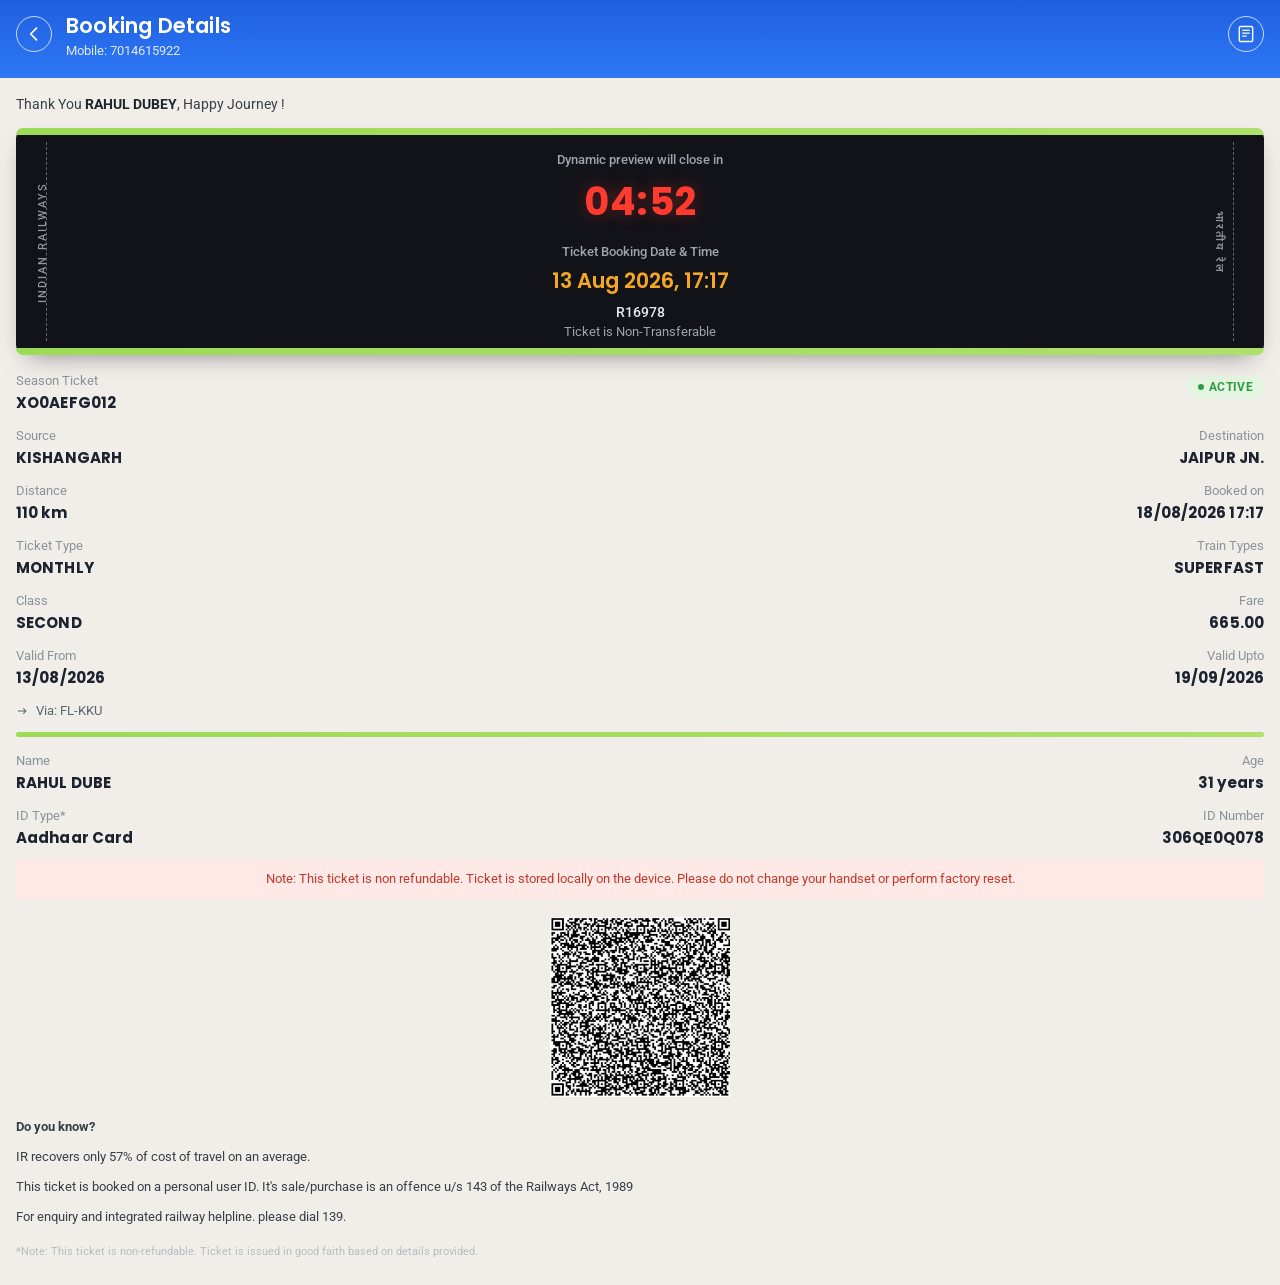
<file: train/index.html>
<!DOCTYPE html>
<html lang="en">
<head>
<meta charset="UTF-8">
<meta name="viewport" content="width=device-width, initial-scale=1.0">
<title>Booking Details — Indian Railways</title>
<link rel="preconnect" href="https://fonts.googleapis.com">
<link rel="preconnect" href="https://fonts.gstatic.com" crossorigin>
<link href="https://fonts.googleapis.com/css2?family=Poppins:wght@400;500;600;700&family=Roboto:wght@400;500;700&family=Noto+Sans+Devanagari:wght@500;600&display=swap" rel="stylesheet">
<link rel="stylesheet" href="style.css">
</head>
<body>

  <!-- App header -->
  <header class="app-header">
    <button class="icon-btn" aria-label="Go back">
      <svg viewBox="0 0 24 24" width="20" height="20"><path d="M15 5l-7 7 7 7" stroke="#fff" stroke-width="2.1" fill="none" stroke-linecap="round" stroke-linejoin="round"/></svg>
    </button>
    <div class="header-text">
      <h1>Booking Details</h1>
      <p>Mobile: 7014615922</p>
    </div>
    <button class="icon-btn" aria-label="Ticket list">
      <svg viewBox="0 0 24 24" width="20" height="20"><rect x="4" y="3" width="16" height="18" rx="1.5" fill="none" stroke="#fff" stroke-width="1.7"/><line x1="7.5" y1="7.5" x2="16.5" y2="7.5" stroke="#fff" stroke-width="1.5"/><line x1="7.5" y1="11" x2="16.5" y2="11" stroke="#fff" stroke-width="1.5"/><line x1="7.5" y1="14.5" x2="13" y2="14.5" stroke="#fff" stroke-width="1.5"/></svg>
    </button>
  </header>

  <!-- Scrollable content -->
  <main class="content">
    <p class="thankyou">Thank You <strong>RAHUL DUBEY</strong>, Happy Journey !</p>

    <!-- Ticket stub -->
    <section class="ticket" aria-label="E-ticket preview">
      <span class="tear tear-left" aria-hidden="true"></span>
      <span class="tear tear-right" aria-hidden="true"></span>
      <span class="side-text side-left">INDIAN RAILWAYS</span>
      <span class="side-text side-right">भारतीय रेल</span>

      <div class="ticket-inner">
        <p class="ticket-label">Dynamic preview will close in</p>
        <p class="countdown" id="countdown">04:53</p>
        <p class="ticket-label">Ticket Booking Date &amp; Time</p>
        <p class="booking-datetime">13 Aug 2026, 17:17</p>
        <p class="pnr">R16978</p>
        <p class="non-transferable">Ticket is Non-Transferable</p>
      </div>
    </section>

    <!-- Details card -->
    <section class="details">
      <div class="row row-head">
        <div class="field">
          <span class="label">Season Ticket</span>
          <span class="value">XO0AEFG012</span>
        </div>
        <span class="badge"><i></i>ACTIVE</span>
      </div>

      <div class="grid">
        <div class="field">
          <span class="label">Source</span>
          <span class="value">KISHANGARH</span>
        </div>
        <div class="field align-right">
          <span class="label">Destination</span>
          <span class="value">JAIPUR JN.</span>
        </div>

        <div class="field">
          <span class="label">Distance</span>
          <span class="value">110 km</span>
        </div>
        <div class="field align-right">
          <span class="label">Booked on</span>
          <span class="value">18/08/2026 17:17</span>
        </div>

        <div class="field">
          <span class="label">Ticket Type</span>
          <span class="value">MONTHLY</span>
        </div>
        <div class="field align-right">
          <span class="label">Train Types</span>
          <span class="value">SUPERFAST</span>
        </div>

        <div class="field">
          <span class="label">Class</span>
          <span class="value">SECOND</span>
        </div>
        <div class="field align-right">
          <span class="label">Fare</span>
          <span class="value">665.00</span>
        </div>

        <div class="field">
          <span class="label">Valid From</span>
          <span class="value">13/08/2026</span>
        </div>
        <div class="field align-right">
          <span class="label">Valid Upto</span>
          <span class="value">19/09/2026</span>
        </div>
      </div>

      <div class="via">
        <svg viewBox="0 0 24 24" width="14" height="14"><path d="M4 12h13m0 0l-4-4m4 4l-4 4" stroke="#5b6470" stroke-width="1.8" fill="none" stroke-linecap="round" stroke-linejoin="round"/></svg>
        <span>Via: FL-KKU</span>
      </div>

      <div class="divider"></div>

      <div class="grid">
        <div class="field">
          <span class="label">Name</span>
          <span class="value">RAHUL DUBE</span>
        </div>
        <div class="field align-right">
          <span class="label">Age</span>
          <span class="value">31 years</span>
        </div>

        <div class="field">
          <span class="label">ID Type*</span>
          <span class="value">Aadhaar Card</span>
        </div>
        <div class="field align-right">
          <span class="label">ID Number</span>
          <span class="value">306QE0Q078</span>
        </div>
      </div>

      <div class="note-red">
        Note: This ticket is non refundable. Ticket is stored locally on the device. Please do not change your handset or perform factory reset.
      </div>

      <div class="qr-wrap">
        <img src="qr.png" alt="QR Code" class="qr-img" />
      </div>

      <div class="did-you-know">
        <p class="dyk-title">Do you know?</p>
        <p>IR recovers only 57% of cost of travel on an average.</p>
        <p>This ticket is booked on a personal user ID. It's sale/purchase is an offence u/s 143 of the Railways Act, 1989</p>
        <p>For enquiry and integrated railway helpline. please dial 139.</p>
      </div>

      <p class="footnote">*Note: This ticket is non-refundable. Ticket is issued in good faith based on details provided.</p>
    </section>
  </main>


<script src="script.js"></script>
</body>
</html>
</file>
<file: train/style.css>
:root{
  --blue-1: #1E5FE0;
  --blue-2: #2E78F5;
  --card-black: #121319;
  --green-accent: #AEE06B;
  --green-accent-2: #9CDB55;
  --bg-cream: #F1EEEA;
  --gray-label: #8D9299;
  --gray-label-dark: #7C828A;
  --value-dark: #1C222E;
  --red-timer: #FF3B30;
  --orange-date: #F5A623;
  --active-bg: #E4F5E1;
  --active-green: #2E9E44;
  --divider: #E2DFDA;
}

*{ box-sizing: border-box; margin: 0; padding: 0; }

body{
  min-height: 100vh;
  display: flex;
  flex-direction: column;
  background: var(--bg-cream);
  font-family: 'Roboto', -apple-system, sans-serif;
  padding: 0;
}

/* ============ STATUS BAR ============ */
.statusbar{ display: none; }

/* ============ APP HEADER ============ */
.app-header{
  background: linear-gradient(180deg, var(--blue-1), var(--blue-2));
  display: flex;
  align-items: center;
  gap: 14px;
  padding: 10px 16px 20px;
}
.icon-btn{
  width: 36px;
  height: 36px;
  border-radius: 50%;
  border: 1.6px solid rgba(255,255,255,.75);
  background: transparent;
  display: flex;
  align-items: center;
  justify-content: center;
  flex-shrink: 0;
  cursor: pointer;
}
.header-text{ flex: 1; min-width: 0; }
.header-text h1{
  color: #fff;
  font-family: 'Poppins', sans-serif;
  font-weight: 600;
  font-size: 21px;
  letter-spacing: .2px;
  margin-bottom: 2px;
}
.header-text p{
  color: rgba(255,255,255,.85);
  font-size: 12.5px;
  font-weight: 400;
}

/* ============ CONTENT ============ */
.content{
  flex: 1;
  background: var(--bg-cream);
  padding: 18px 16px 8px;
  overflow-y: auto;
}

.thankyou{
  font-size: 14px;
  color: #3a3f47;
  margin-bottom: 16px;
}
.thankyou strong{ font-weight: 700; color: #22262c; }

/* ============ TICKET STUB ============ */
.ticket{
  position: relative;
  background: var(--card-black);
  border-radius: 10px;
  padding-top: 10px;
  padding-bottom: 10px;
  margin-bottom: 18px;
  box-shadow: 0 10px 24px -12px rgba(0,0,0,.5);
}
.ticket::before,
.ticket::after{
  content: "";
  position: absolute;
  left: 0; right: 0;
  height: 7px;
  background: linear-gradient(90deg, var(--green-accent-2), var(--green-accent));
}
.ticket::before{ top: 0; border-radius: 10px 10px 0 0; }
.ticket::after{ bottom: 0; border-radius: 0 0 10px 10px; }

.tear{
  position: absolute;
  top: 14px; bottom: 14px;
  width: 0;
  border-left: 1.6px dashed rgba(255,255,255,.35);
}
.tear-left{ left: 30px; }
.tear-right{ right: 30px; }

.side-text{
  position: absolute;
  top: 50%;
  color: rgba(255,255,255,.55);
  font-size: 11px;
  letter-spacing: 2px;
  font-weight: 500;
  white-space: nowrap;
}
.side-left{
  left: 20px;
  writing-mode: vertical-rl;
  transform: translateY(-50%) rotate(180deg);
}
.side-right{
  right: 14px;
  font-family: 'Noto Sans Devanagari', 'Nirmala UI', 'Mangal', 'Kohinoor Devanagari', sans-serif;
  font-weight: 600;
  transform: translateY(-50%) rotate(90deg);
  transform-origin: center;
}

.ticket-inner{
  text-align: center;
  padding: 14px 42px 6px;
}
.ticket-label{
  color: #9EA3AC;
  font-size: 13px;
  font-weight: 500;
  margin-bottom: 6px;
}
.countdown{
  font-family: 'Poppins', sans-serif;
  color: var(--red-timer);
  font-size: 38px;
  font-weight: 700;
  letter-spacing: 1px;
  margin-bottom: 14px;
  text-shadow: 0 0 18px rgba(255,59,48,.35);
}
.booking-datetime{
  font-family: 'Poppins', sans-serif;
  color: var(--orange-date);
  font-size: 21px;
  font-weight: 600;
  margin-bottom: 8px;
}
.pnr{
  color: #E7E8EA;
  font-size: 13.5px;
  font-weight: 500;
  margin-bottom: 4px;
}
.non-transferable{
  color: #9EA3AC;
  font-size: 12.5px;
}

/* ============ DETAILS CARD ============ */
.details{
  background: var(--bg-cream);
}

.row-head{
  display: flex;
  align-items: flex-start;
  justify-content: space-between;
  margin-bottom: 14px;
}

.badge{
  display: inline-flex;
  align-items: center;
  gap: 5px;
  background: var(--active-bg);
  color: var(--active-green);
  font-size: 11.5px;
  font-weight: 700;
  letter-spacing: .3px;
  padding: 5px 11px;
  border-radius: 20px;
  margin-top: 2px;
}
.badge i{
  width: 6px; height: 6px;
  background: var(--active-green);
  border-radius: 50%;
  display: inline-block;
}

.grid{
  display: grid;
  grid-template-columns: 1fr 1fr;
  row-gap: 14px;
  column-gap: 10px;
  margin-bottom: 8px;
}

.field{
  display: flex;
  flex-direction: column;
  gap: 3px;
}
.field.align-right{ align-items: flex-end; text-align: right; }

.label{
  color: var(--gray-label);
  font-size: 12.5px;
  font-weight: 400;
}
.value{
  color: var(--value-dark);
  font-size: 15px;
  font-weight: 700;
  font-family: 'Poppins', sans-serif;
  letter-spacing: .1px;
}

.via{
  display: flex;
  align-items: center;
  gap: 6px;
  color: #5b6470;
  font-size: 13px;
  padding: 6px 0 14px;
}

.divider{
  height: 5px;
  background: linear-gradient(90deg, var(--green-accent-2), var(--green-accent));
  border-radius: 4px;
  margin-bottom: 16px;
}

.note-red{
  background: #FEE9E7;
  color: #C0392B;
  font-size: 12.5px;
  line-height: 1.6;
  text-align: center;
  padding: 10px 14px;
  border-radius: 6px;
  margin: 10px 0 18px;
}

.qr-wrap{
  display: flex;
  justify-content: center;
  margin: 4px 0 20px;
}
.qr-img{
  width: 180px;
  height: 180px;
  display: block;
}

.did-you-know{
  padding: 0 0 10px;
  display: flex;
  flex-direction: column;
  gap: 10px;
}
.dyk-title{
  font-size: 15px;
  font-weight: 700;
  color: var(--value-dark);
}
.did-you-know p{
  font-size: 13px;
  color: #3a3f47;
  line-height: 1.55;
}

.footnote{
  font-size: 10.5px;
  color: #b8bcc2;
  line-height: 1.5;
  padding: 6px 0 18px;
}

/* ============ HOME INDICATOR ============ */
.home-indicator{ display: none; }

/* ============ RESPONSIVE ============ */
@media (prefers-reduced-motion: reduce){
  *{ transition: none !important; animation: none !important; }
}
</file>
